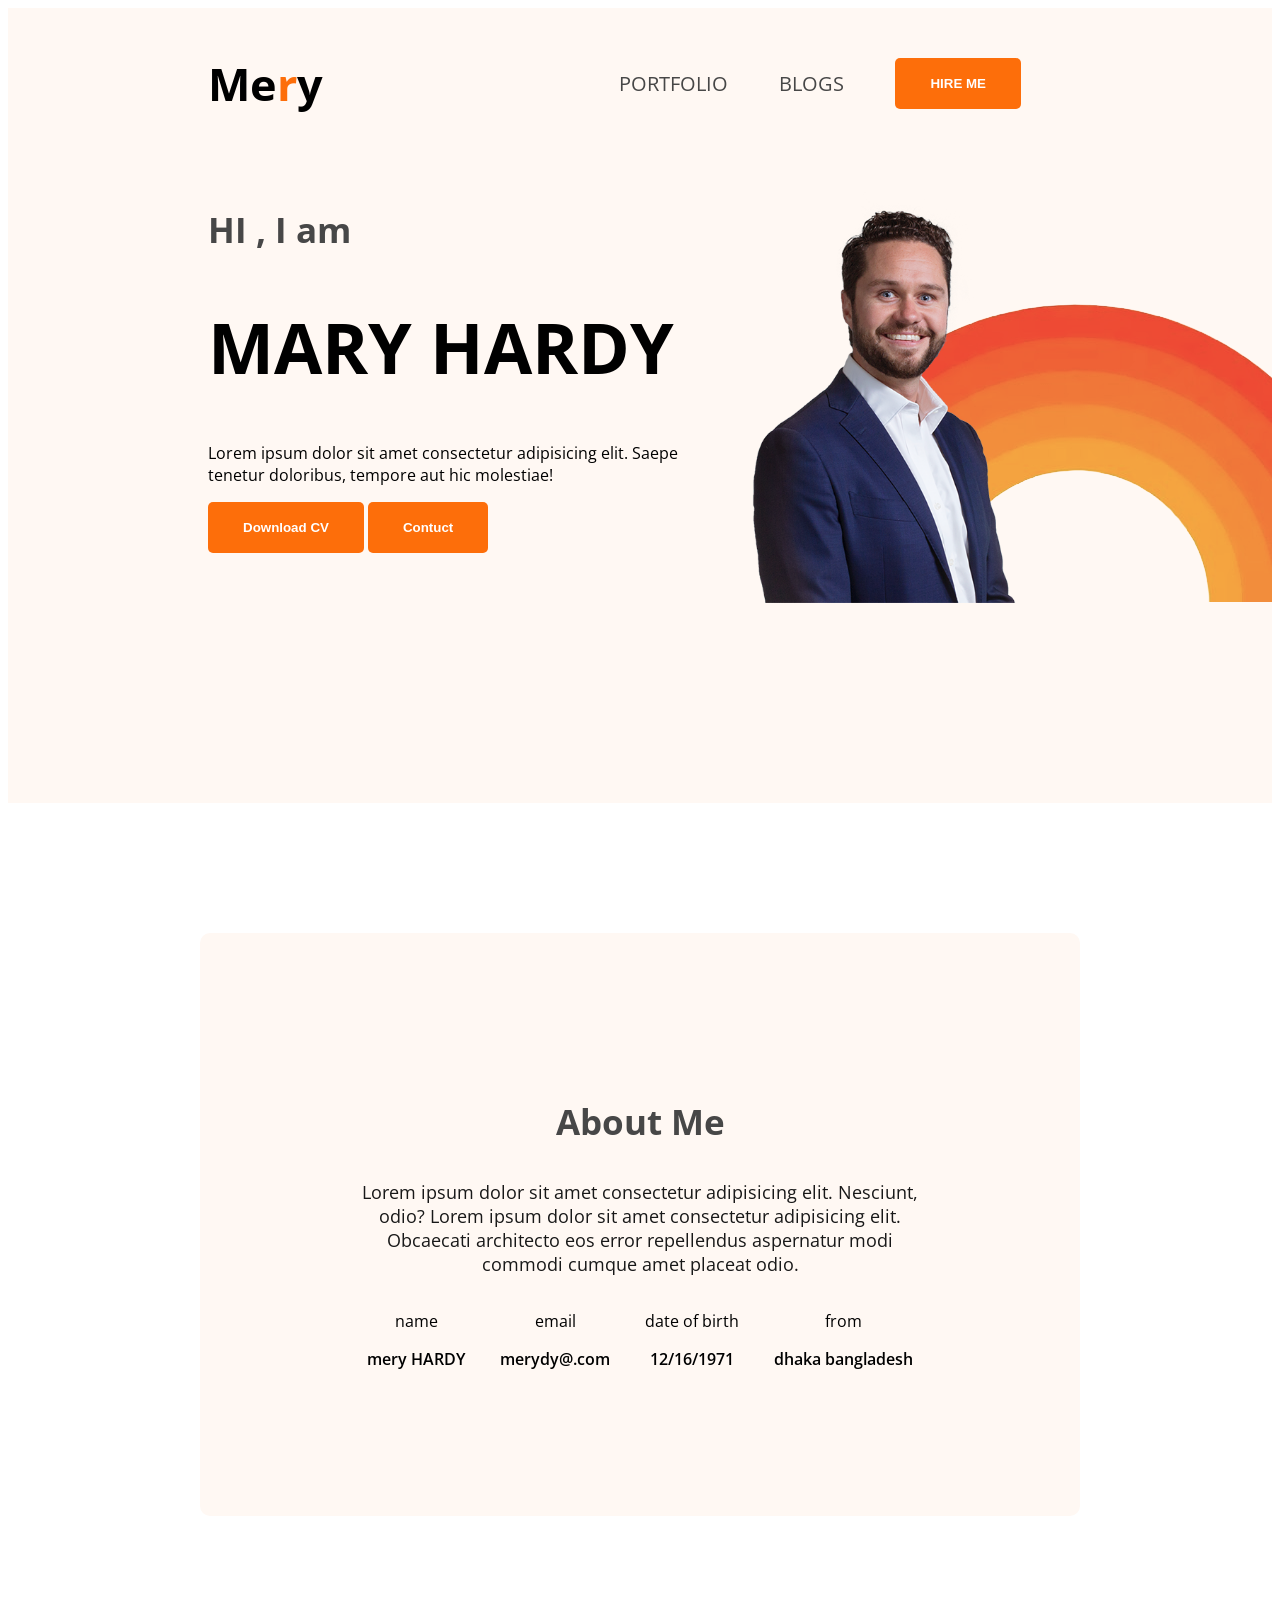
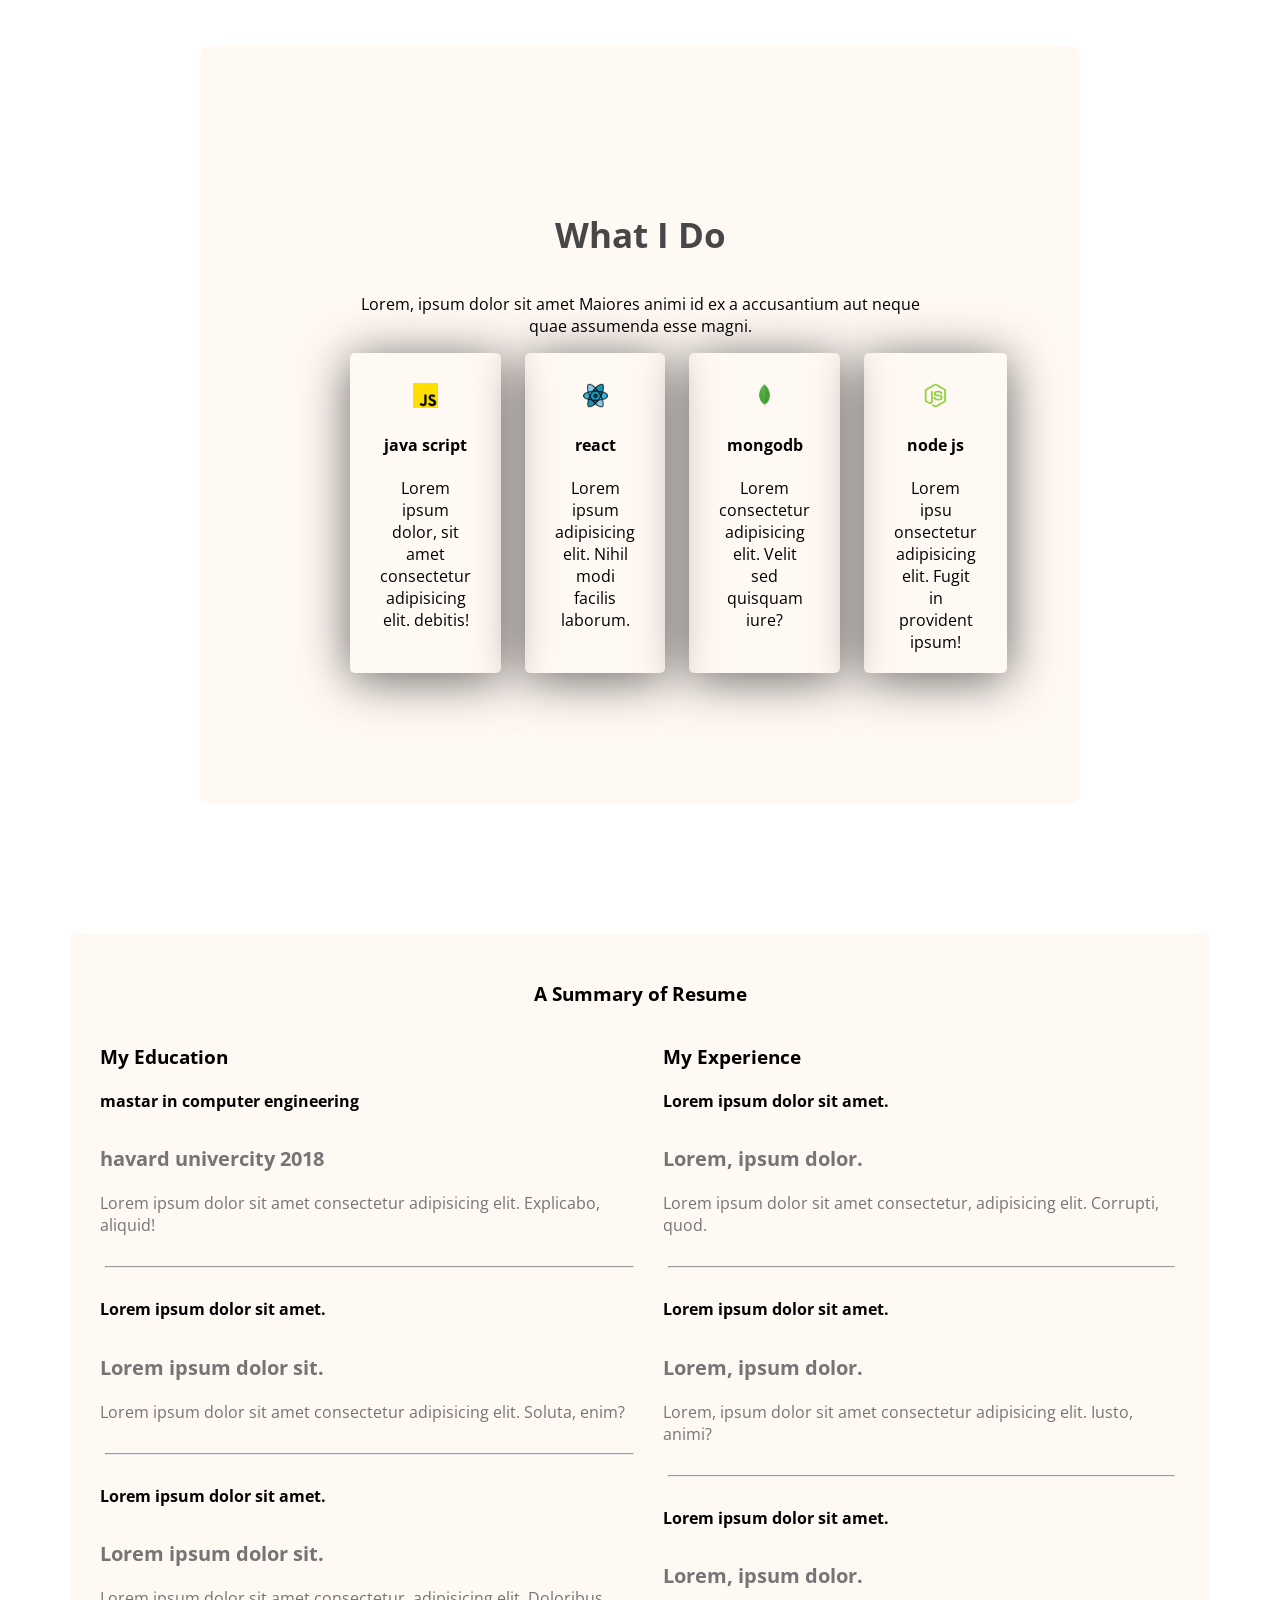
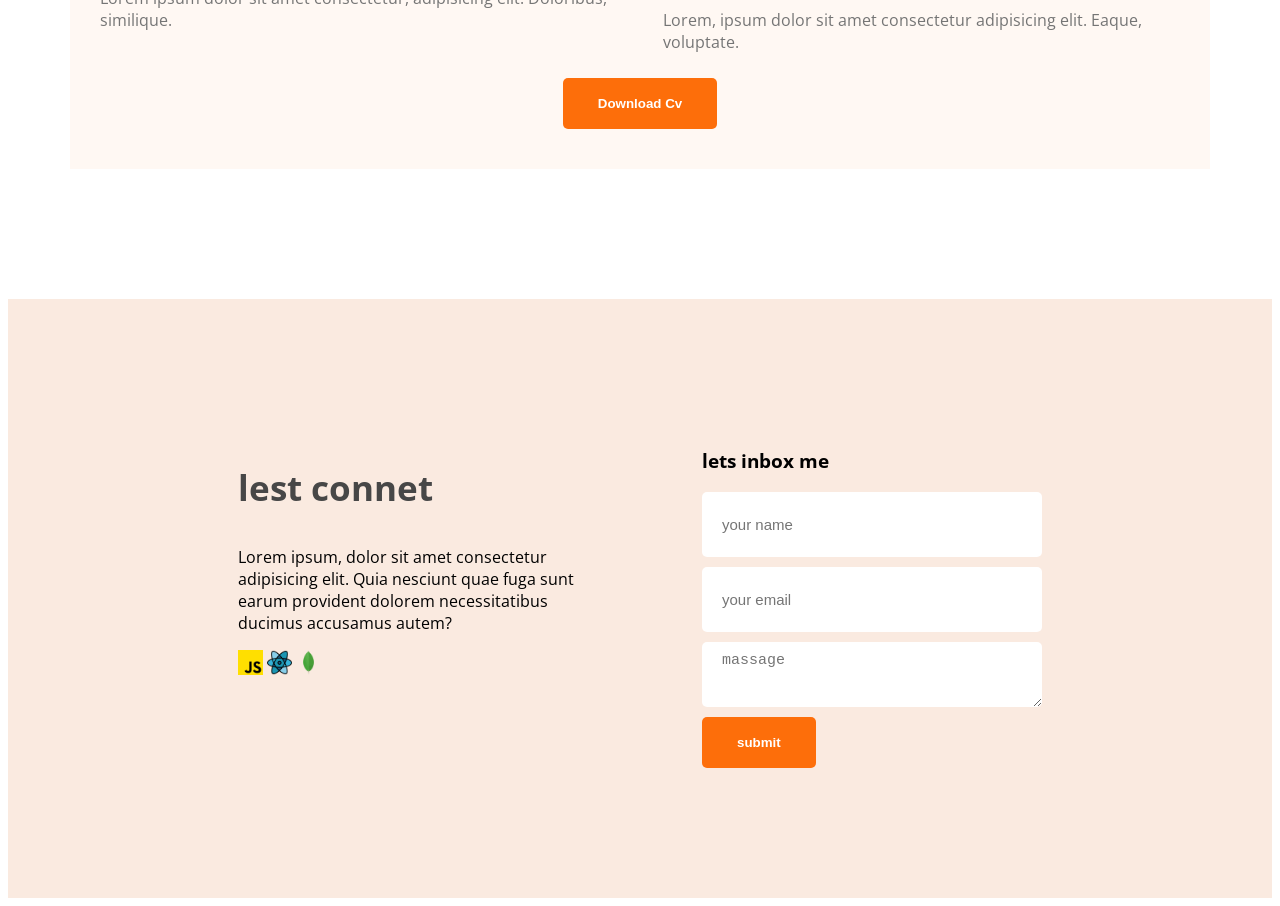
<file: web.html>
<!DOCTYPE html>
<html lang="en">
<head>
    <meta charset="UTF-8">
    <meta name="viewport" content="width=device-width, initial-scale=1.0">
    <title>MERY HARDY</title>
    <link rel="preconnect" href="https://fonts.googleapis.com">
<link rel="preconnect" href="https://fonts.gstatic.com" crossorigin>
<link href="https://fonts.googleapis.com/css2?family=Open+Sans:ital,wght@0,300..800;1,300..800&display=swap" rel="stylesheet">
    <link rel="stylesheet" href="web.css">
</head>

<body class="open-sans-normal">
    <header class="header second-bg">
        <nav>
            <h3 class="nav-title">Me<span class="text-primary">r</span>y</h3>
           <ul>
            <li><a href="">PORTFOLIO</a></li>
            <li><a href="">BLOGS</a></li>
            <li><a href=""><button class="btn-primary">HIRE ME</button></a></li>
           </ul>
        </nav>
        <div class="banner">
            <div class="banner-content">
                <h4 class="banner-gret">HI , I am</h4>
                <h1 class="banner-title">MARY HARDY</h1>
                <P class="banner-descrip">
                    Lorem ipsum dolor sit amet consectetur adipisicing elit. Saepe tenetur doloribus, tempore aut hic molestiae!

                </P>
                <button class="btn-primary">Download CV</button>
                <button class="btn-primary">Contuct</button>
            </div>
            <img class="banner-picture" src="images/mery.png" alt="">
        </div>
    </header>
    <main>
        <section class="about second-bg">
            <h3 class="section-title">About Me</h3>
            <p class="section-descrip">Lorem ipsum dolor sit amet consectetur adipisicing elit. Nesciunt, odio? Lorem ipsum dolor sit amet consectetur adipisicing elit. Obcaecati architecto eos error repellendus aspernatur modi commodi cumque amet placeat odio.</p>
            <div class="about-items">
            <div class="about-item">
                <p class="item-title">name</p>
                <p class="item-descrip">mery HARDY</p>
            </div>
            <div class="about-item">
                <p class="item-title">email</p>
                <p class="item-descrip">merydy@.com</p>
            </div>
            <div class="about-item">
                <p class="item-title">date of birth</p>
                <p class="item-descrip">12/16/1971</p>
            </div>
            <div class="about-item">
                <p class="item-title">from</p>
                <p class="item-descrip">dhaka bangladesh</p>
            </div>
            </div>
            
        </section>
        <section class="skillss second-bg">
            <h3 class="section-title text-center">
                What I Do
            </h3>
            <p class="section-descrep text-center">Lorem, ipsum dolor sit amet  Maiores animi id ex a accusantium aut neque quae assumenda esse magni.</p>

            <div class="skills-container">
                <div class="skills">
                    <img src="images/js.png" alt="">
                    <h4 class="skill-title">java script</h4>
                    <p class="skill-descrip">Lorem ipsum dolor, sit amet consectetur adipisicing elit.  debitis!</p>
                </div>
                <div class="skills">
                    <img src="images/react.png" alt="">
                    <h4 class="skill-title">react</h4>
                    <p class="skill-descrip">Lorem ipsum  adipisicing elit. Nihil modi facilis laborum.</p>
                </div>
                <div class="skills">
                    <img src="images/mongo.png" alt="">
                    <h4 class="skill-title">mongodb</h4>
                    <p class="skill-descrip">Lorem  consectetur adipisicing elit. Velit sed quisquam iure?</p>
                </div>
                <div class="skills">
                    <img src="images/Node.png" alt="">
                    <h4 class="skill-title">node js</h4>
                    <p class="skill-descrip">Lorem ipsu onsectetur adipisicing elit. Fugit in provident ipsum!</p>
                </div>
            </div>
        </section>
        <section class="resume second-bg">
           <h3 class="secton-titel text-center">A Summary of Resume</h3> 
           <div class="resume-container">
            <div class="resume-column">
                <h3 class="resume-column-title">My Education</h3>
                <div class="experience">
                    <h4 class="experience-title">mastar in computer engineering</h4>
                    <h5 class="experience-sub-title">havard univercity 2018</h5>
                    <div class="experience-descrip">Lorem ipsum dolor sit amet consectetur adipisicing elit. Explicabo, aliquid!</div>

                </div>
                <hr>
                <div class="experience">
                    <h4 class="experience-title">Lorem ipsum dolor sit amet.</h4>
                    <h5 class="experience-sub-title">Lorem ipsum dolor sit.</h5>
                    <div class="experience-descrip">Lorem ipsum dolor sit amet consectetur adipisicing elit. Soluta, enim?</div>
                    
                </div>
                <hr>
                <div class="experience">
                    <h4 class="experience-title">Lorem ipsum dolor sit amet.</h4>
                    <h5 class="experience-sub-title">Lorem ipsum dolor sit.</h5>
                    <div class="experience-descrip">Lorem ipsum dolor sit amet consectetur, adipisicing elit. Doloribus, similique.</div>
                </div>
            </div>
            <div class="resume-column">
                <h3 class="resume-column-title">My Experience</h3>
                <div class="experience">
                    <h4 class="experience-title">Lorem ipsum dolor sit amet.</h4>
                    <h5 class="experience-sub-title">Lorem, ipsum dolor.</h5>
                    <div class="experience-descrip">Lorem ipsum dolor sit amet consectetur, adipisicing elit. Corrupti, quod.</div>
                </div>
                <hr>
                <div class="experience">
                    <h4 class="experience-title">Lorem ipsum dolor sit amet.</h4>
                    <h5 class="experience-sub-title">Lorem, ipsum dolor.</h5>
                    <div class="experience-descrip">Lorem, ipsum dolor sit amet consectetur adipisicing elit. Iusto, animi?</div>
                </div>
                <hr>
                <div class="experience">
                    <h4 class="experience-title">Lorem ipsum dolor sit amet.</h4>
                    <h5 class="experience-sub-title">Lorem, ipsum dolor.</h5>
                    <div class="experience-descrip">Lorem, ipsum dolor sit amet consectetur adipisicing elit. Eaque, voluptate.</div>
                </div>
            </div>
           </div>
           <div class="text-center resume-download-cv">
            <button class="btn-primary">Download Cv</button>

           </div>
        </section>
    </main>
    <footer>
        <div class="fotter-cloumn">
            <h3 class="section-title">lest connet</h3>
            <p>Lorem ipsum, dolor sit amet consectetur adipisicing elit. Quia nesciunt quae fuga sunt earum provident dolorem necessitatibus ducimus accusamus autem?</p>
            <a href=""><img src="images/js.png" alt="" class="fotter-img"></a>
            <a href=""><img src="images/react.png" alt="" class="fotter-img"></a>
            <a href=""><img src="images/mongo.png" alt="" class="fotter-img"></a>
        </div>
        <div class="fotter-cloumn">
            <h3 class="secton-title">
              lets inbox me  
            </h3>
            <form action="">
            <input type="text" name="" id="" placeholder="your name">
            <input type="email" name="" id="" placeholder="your email">
            <textarea name="your massage" id="" cols="25" rows="10" placeholder="massage"></textarea>
            <input type="submit" value="submit" class="btn-primary">
            
            </form>
        </div>
    </footer>
</body>
</html>
</file>
<file: web.css>
.open-sans-normal {
  font-family: "Open Sans", sans-serif;
  font-optical-sizing: auto;
  
  font-style: normal;
  font-variation-settings:
    "wdth" 100;
}
/* shared item */
.text-center{
    text-align: center;
}

.text-primary{
    color: #FD6E0A;
}
.btn-primary{
   background-color: #FD6E0A; 
   font-weight: bold;
   color: white;
   padding: 18px 35px;
   border-radius: 5px;
   border: none;
}
.section-title{
    font-size: 35px;
    font-weight: bold;
    color: #474747;
}
.section-descrip{
    font-size: 18px;
    color: #181818;
}
.second-bg{
    background-color: #fff8f3;
}
/*header*/

.header{
    background-image: url("../images/rain-bow.png");
    background-repeat: no-repeat;
    background-position:  right;
    padding-bottom: 200px;
    
}


/* nav styles */
nav{
    display: flex;
    align-items: center;
    justify-content: space-between;
    margin: 0px 200px;
    font-size: 20px;
}

nav ul{
    display: flex;
    align-items: center;
}
.nav-title{
    font-weight: bolder;
    font-size: 45px;
}
nav ul li{
    list-style: none;
    margin-right: 51px;
}
nav li a{
    text-decoration: none;
    color: #474747;
    font-size: 20px;
}
/*banner styles*/
.banner-gret{
    color: #474747;
    font-size: 35px;
    font-weight: 600px;
}
.banner-title{
    font-weight: bold;
    font-size: 70px;

}
.banner-discrip{
   font-size: 18px; 
   font-weight: 10px;
}
.banner-picture{
    width: 365px;
}
.banner{
    display: flex;
    justify-content: space-between;
    margin: 0 203px 0 200px;
}
.banner-content{
    max-width: 580px;
}
/* main styles */
main{
    max-width: 1140px;
    margin: 0 auto;
}
main section{
    margin-top: 130px;
    margin-bottom: 130px;
}

/* about styles */
.about{
    border-radius: 10px;
    padding: 130px 150px;
    text-align: center;
    margin: 130px;


    
}
.about-items{
    display: flex;
    justify-content: space-around;
}
.item-descrip{
    font-weight: 600;
}
/*skill section */
.skillss{
    border-radius: 10px;
    padding: 130px 150px;
    text-align: center;
    margin: 130px;
    
}
.skills-container{
    display: flex;
    gap: 24px;
    
}
.skills{
    padding: 30px;
    box-shadow: 0px 6px 50px 0px rgba(0, 0, 0, 0.6) ;
    border-radius: 5px;
    height: 260px;
}
.skills img{
    width: 25px;
}
/* resume section*/
.resume{
    padding: 30px;
    
}

.resume-container{
   display: flex; 
   gap: 24px;
   
   
}

.experience-descrip, .experience-sub-title{
    color: #757575;
}
.experience-sub-title{
    font-size: 20px;
    margin-bottom: 20px;
}
.resume hr{
    margin: 30px 5px;
}
.resume-download-cv{
    margin-top: 25px;
    margin-bottom: 10px;
}
/* fotter style*/
footer{
    background-color: #faeae0;
    padding: 130px 230px;
    display: flex;
    gap: 100px;
}
.fotter-img{
    width: 25px;
}
.footer-column{
    width: 50%;
}
footer input[type="text"], footer input[type="email"], footer textarea{
    height: 45px;
    border-radius: 5px;
    background-color: white;
    display: block;
    width: 300px;
    padding: 10px 20px;
    font-size: 15px;
    border: none;
    margin-bottom: 10px;
}
.footer-column p{
    color: #474747;
}
</file>
